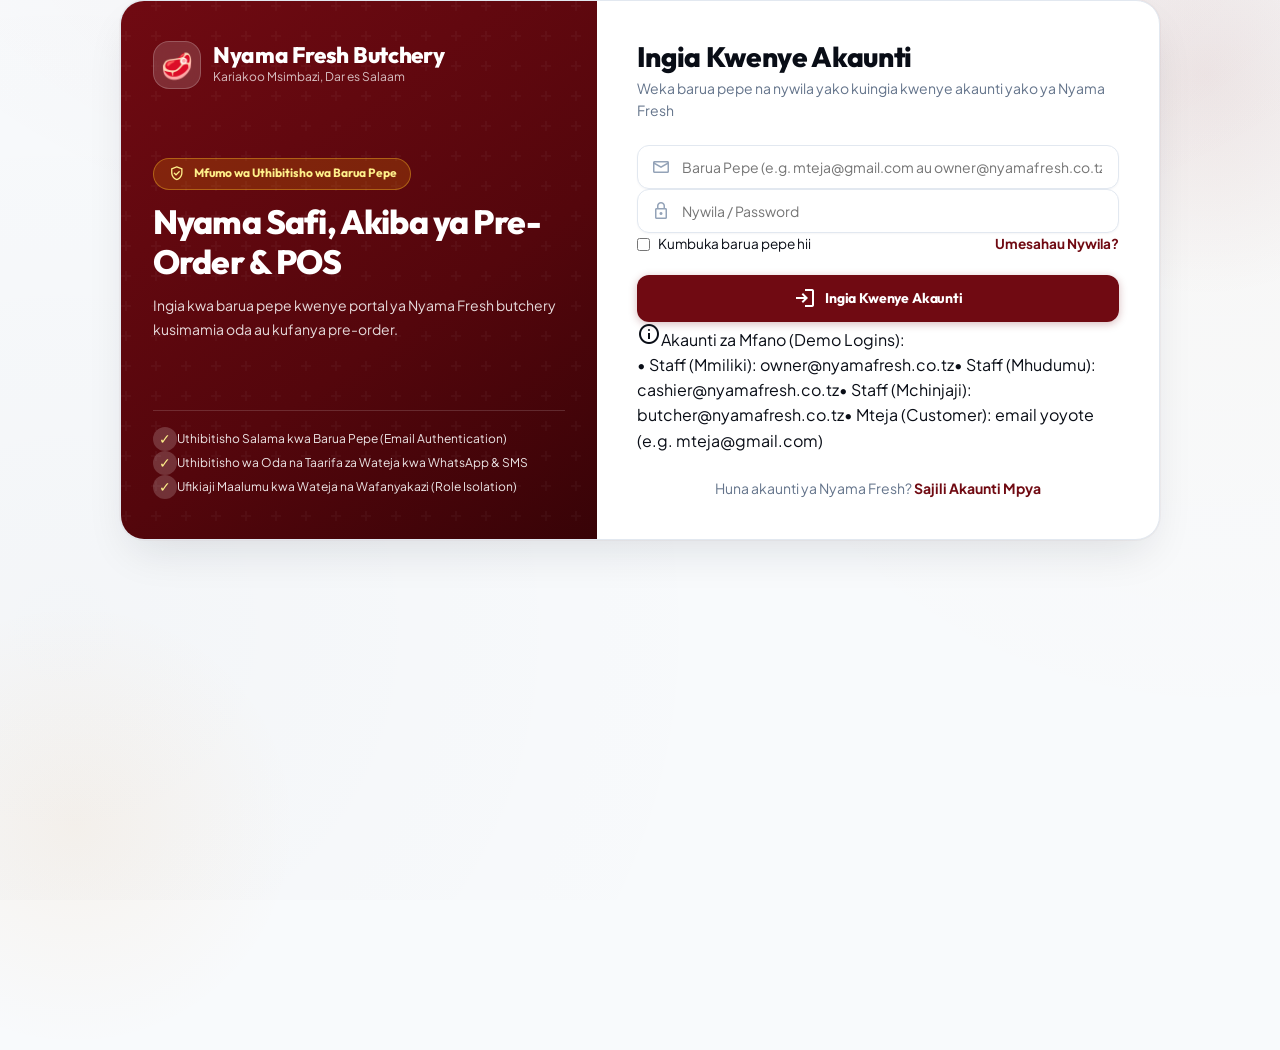
<file: index.html>
<!DOCTYPE html>
<html lang="sw">
<head>
  <meta charset="UTF-8" />
  <meta name="viewport" content="width=device-width, initial-scale=1.0, maximum-scale=5.0, viewport-fit=cover" />
  <title>Nyama Fresh Butchery — Local Inventory & Pre-Order Portal</title>
  <meta name="description" content="Local inventory management and pre-order reservation system for Nyama Fresh Butchery. Premium cuts, zero upfront payment, instant local pickup reservation." />

  <!-- Google Fonts: Outfit (Display & Numbers), Plus Jakarta Sans (UI & Controls), JetBrains Mono (Codes & Financials) -->
  <link rel="preconnect" href="https://fonts.googleapis.com" />
  <link rel="preconnect" href="https://fonts.gstatic.com" crossorigin />
  <link href="https://fonts.googleapis.com/css2?family=JetBrains+Mono:wght@500;700;800&family=Outfit:wght@400;500;600;700;800;900&family=Plus+Jakarta+Sans:ital,wght@0,400;0,500;0,600;0,700;0,800;1,400;1,600&display=swap" rel="stylesheet" />

  <!-- Google Material Symbols Outlined -->
  <link rel="stylesheet" href="https://fonts.googleapis.com/css2?family=Material+Symbols+Outlined:opsz,wght,FILL,GRAD@20..48,100..700,0..1,-50..200" />

  <!-- Stylesheets -->
  <link rel="stylesheet" href="./css/base.css" />
  <link rel="stylesheet" href="./css/layout.css" />
  <link rel="stylesheet" href="./css/components.css" />
</head>
<body>
  <!-- Single Page Application Root Mount -->
  <div id="app"></div>

  <!-- Main ES Module Bootstrap -->
  <script type="module" src="./js/main.js"></script>
</body>
</html>
</file>
<file: css/base.css>
/**
 * Base CSS: Design Tokens, Modern Reset, Luxury Typography & Ambient Atmosphere
 */

:root {
  /* Brand Color Tokens: Crimson Butchery with Gold & Charcoal Accents */
  --color-primary: #700a12;
  --color-primary-hover: #861019;
  --color-primary-active: #54060c;
  --color-primary-light: #fee2e2;
  --color-primary-surface: #fff8f8;
  --color-primary-contrast: #ffffff;
  --color-primary-glow: rgba(112, 10, 18, 0.22);

  --color-accent-amber: #d97706;
  --color-accent-amber-light: #fef3c7;
  --color-accent-gold: #b45309;

  --color-secondary: #9a3412;
  --color-secondary-container: #ffedd5;
  --color-secondary-contrast: #431407;

  --color-success: #059669;
  --color-success-hover: #047857;
  --color-success-light: #d1fae5;
  --color-success-bg: #ecfdf5;
  --color-success-border: #a7f3d0;

  --color-warning: #d97706;
  --color-warning-light: #fef3c7;
  --color-warning-border: #fde68a;

  --color-danger: #dc2626;
  --color-danger-light: #fee2e2;
  --color-danger-border: #fca5a5;

  /* Neutrals & Surfaces */
  --color-bg: #f8fafc;
  --color-surface: #ffffff;
  --color-surface-subtle: #f1f5f9;
  --color-surface-muted: #e2e8f0;

  --color-text-main: #090d16;       /* Deepest Slate for pristine contrast */
  --color-text-secondary: #334155;  /* Slate-700 for editorial body reading */
  --color-text-muted: #64748b;      /* Slate-500 for secondary details & captions */
  --color-text-subtle: #94a3b8;     /* Slate-400 for placeholder / inactive text */

  --color-border: #e2e8f0;
  --color-border-subtle: #f1f5f9;
  --color-border-hover: #cbd5e1;

  /* High-Character Modern Typography */
  --font-heading: 'Outfit', -apple-system, BlinkMacSystemFont, 'Segoe UI', Roboto, sans-serif;
  --font-body: 'Plus Jakarta Sans', -apple-system, BlinkMacSystemFont, 'Segoe UI', Roboto, sans-serif;
  --font-mono: 'JetBrains Mono', monospace;

  /* Typography Scale */
  --text-xs: 0.75rem;     /* 12px */
  --text-sm: 0.875rem;    /* 14px */
  --text-base: 1rem;      /* 16px */
  --text-lg: 1.125rem;    /* 18px */
  --text-xl: 1.25rem;     /* 20px */
  --text-2xl: 1.5rem;     /* 24px */
  --text-3xl: 1.875rem;   /* 30px */
  --text-4xl: 2.25rem;    /* 36px */
  --text-5xl: 3rem;       /* 48px */

  /* Letter Spacing */
  --tracking-tight: -0.025em;
  --tracking-snug: -0.012em;
  --tracking-normal: 0em;
  --tracking-wide: 0.05em;
  --tracking-wider: 0.08em;

  /* Line Heights */
  --leading-tight: 1.15;
  --leading-snug: 1.32;
  --leading-normal: 1.58;
  --leading-relaxed: 1.72;

  /* Spacing */
  --space-1: 0.25rem;
  --space-2: 0.5rem;
  --space-3: 0.75rem;
  --space-4: 1rem;
  --space-5: 1.25rem;
  --space-6: 1.5rem;
  --space-8: 2rem;
  --space-10: 2.5rem;
  --space-12: 3rem;
  --space-16: 4rem;

  /* Radii */
  --radius-xs: 0.25rem;
  --radius-sm: 0.375rem;
  --radius-md: 0.5rem;
  --radius-lg: 0.75rem;
  --radius-xl: 1rem;
  --radius-2xl: 1.25rem;
  --radius-3xl: 1.5rem;
  --radius-full: 9999px;

  /* Modern Layered Shadows */
  --shadow-xs: 0 1px 2px 0 rgb(15 23 42 / 0.04);
  --shadow-sm: 0 1px 3px 0 rgb(15 23 42 / 0.06), 0 1px 2px -1px rgb(15 23 42 / 0.04);
  --shadow-md: 0 4px 8px -2px rgb(15 23 42 / 0.06), 0 2px 4px -2px rgb(15 23 42 / 0.04);
  --shadow-lg: 0 12px 20px -4px rgb(15 23 42 / 0.08), 0 4px 6px -4px rgb(15 23 42 / 0.03);
  --shadow-xl: 0 20px 28px -6px rgb(15 23 42 / 0.1), 0 8px 12px -6px rgb(15 23 42 / 0.04);
  --shadow-2xl: 0 25px 50px -12px rgb(15 23 42 / 0.2);
  --shadow-drawer: -12px 0 36px rgb(15 23 42 / 0.18);

  /* Transitions */
  --transition-fast: 150ms cubic-bezier(0.4, 0, 0.2, 1);
  --transition-base: 220ms cubic-bezier(0.4, 0, 0.2, 1);
  --transition-slow: 350ms cubic-bezier(0.16, 1, 0.3, 1);
}

/* ==========================================================================
   Dark Mode Theme Overrides (PRD Stretch Feature 9)
   ========================================================================== */
[data-theme="dark"] {
  --color-bg: #0b0f19;
  --color-surface: #131b2e;
  --color-surface-subtle: #1a243b;
  --color-surface-muted: #24304f;

  --color-text-main: #f8fafc;
  --color-text-secondary: #cbd5e1;
  --color-text-muted: #94a3b8;
  --color-text-subtle: #64748b;

  --color-border: #1e293b;
  --color-border-subtle: #172033;
  --color-border-hover: #334155;

  --color-primary-surface: #22080a;
  --color-primary-light: #450a0f;
}

[data-theme="dark"] body {
  background-color: #0b0f19;
  background-image: 
    radial-gradient(ellipse 90% 60% at 50% -10%, rgba(220, 38, 38, 0.08), transparent 70%),
    radial-gradient(circle at 95% 20%, rgba(217, 119, 6, 0.04), transparent 40%),
    radial-gradient(circle at 5% 70%, rgba(15, 23, 42, 0.5), transparent 50%);
}

[data-theme="dark"] .bg-white {
  background-color: #131b2e !important;
}

[data-theme="dark"] .bg-slate-50 {
  background-color: #1a243b !important;
}

[data-theme="dark"] .bg-slate-100 {
  background-color: #24304f !important;
}

[data-theme="dark"] .border-slate-100,
[data-theme="dark"] .border-slate-200,
[data-theme="dark"] .border-neutral-200 {
  border-color: #1e293b !important;
}

[data-theme="dark"] .text-slate-900,
[data-theme="dark"] .text-slate-800 {
  color: #f8fafc !important;
}

[data-theme="dark"] .text-slate-700,
[data-theme="dark"] .text-neutral-600 {
  color: #cbd5e1 !important;
}

[data-theme="dark"] .input,
[data-theme="dark"] .input.textarea,
[data-theme="dark"] .input.select {
  background-color: #101726;
  border-color: #2a3853;
  color: #f8fafc;
}

[data-theme="dark"] .modal-dialog {
  background-color: #131b2e;
  border-color: #2a3853;
}

/* Modern CSS Reset */
*, *::before, *::after {
  box-sizing: border-box;
  margin: 0;
  padding: 0;
}

html {
  font-family: var(--font-body);
  font-size: 16px;
  line-height: var(--leading-normal);
  color: var(--color-text-main);
  background-color: var(--color-bg);
  -webkit-font-smoothing: antialiased;
  -moz-osx-font-smoothing: grayscale;
  text-rendering: optimizeLegibility;
  scroll-behavior: smooth;
}

body {
  min-height: 100vh;
  display: flex;
  flex-direction: column;
  background-color: var(--color-bg);
  background-image: 
    radial-gradient(ellipse 90% 60% at 50% -10%, rgba(112, 10, 18, 0.045), transparent 70%),
    radial-gradient(circle at 95% 20%, rgba(217, 119, 6, 0.025), transparent 40%),
    radial-gradient(circle at 5% 70%, rgba(15, 23, 42, 0.02), transparent 50%);
  background-attachment: fixed;
}

#app {
  min-height: 100vh;
  display: flex;
  flex-direction: column;
}

/* Typography Defaults */
h1, h2, h3, h4, h5, h6 {
  font-family: var(--font-heading);
  color: var(--color-text-main);
  line-height: var(--leading-tight);
  letter-spacing: var(--tracking-tight);
  font-weight: 800;
}

h1 { font-size: clamp(2rem, 3.5vw, 2.75rem); font-weight: 850; }
h2 { font-size: clamp(1.45rem, 2.5vw, 1.95rem); font-weight: 800; }
h3 { font-size: 1.25rem; font-weight: 750; }
h4 { font-size: 1.05rem; font-weight: 700; }

p {
  color: var(--color-text-secondary);
  line-height: var(--leading-normal);
}

a {
  color: var(--color-primary);
  text-decoration: none;
  transition: color var(--transition-fast);
}

a:hover {
  color: var(--color-primary-hover);
}

/* Enhanced Buttons with tactile feedback and micro-glow */
.btn {
  display: inline-flex;
  align-items: center;
  justify-content: center;
  gap: var(--space-2);
  padding: 0.68rem 1.35rem;
  font-family: var(--font-heading);
  font-size: var(--text-sm);
  font-weight: 700;
  letter-spacing: var(--tracking-snug);
  border-radius: var(--radius-xl);
  border: 1px solid transparent;
  cursor: pointer;
  transition: all var(--transition-base);
  text-decoration: none;
  white-space: nowrap;
  user-select: none;
  box-shadow: var(--shadow-xs);
}

.btn:hover {
  transform: translateY(-1.5px);
}

.btn:active {
  transform: translateY(0.5px);
}

.btn--primary {
  background: linear-gradient(145deg, var(--color-primary) 0%, var(--color-primary-hover) 100%);
  color: var(--color-primary-contrast);
  border-color: rgba(255, 255, 255, 0.15);
  box-shadow: 0 2px 6px var(--color-primary-glow), var(--shadow-xs);
}

.btn--primary:hover {
  background: linear-gradient(145deg, var(--color-primary-hover) 0%, var(--color-primary-active) 100%);
  color: #ffffff;
  box-shadow: 0 4px 14px var(--color-primary-glow), var(--shadow-sm);
}

.btn--secondary {
  background-color: #ffffff;
  color: var(--color-text-main);
  border-color: var(--color-border);
  box-shadow: var(--shadow-xs);
}

.btn--secondary:hover {
  background-color: var(--color-surface-subtle);
  border-color: var(--color-border-hover);
  color: var(--color-primary);
}

.btn--ghost {
  background-color: transparent;
  color: var(--color-text-secondary);
  box-shadow: none;
}

.btn--ghost:hover {
  background-color: var(--color-surface-subtle);
  color: var(--color-text-main);
}

.btn--danger {
  background-color: var(--color-danger);
  color: #ffffff;
  border-color: var(--color-danger);
}

.btn--danger:hover {
  background-color: #b91c1c;
  box-shadow: 0 4px 12px rgba(220, 38, 38, 0.25);
}

.btn--sm {
  padding: 0.42rem 0.85rem;
  font-size: var(--text-xs);
  border-radius: var(--radius-lg);
}

.btn--lg {
  padding: 0.85rem 1.85rem;
  font-size: var(--text-base);
  border-radius: var(--radius-2xl);
}

.btn--full {
  width: 100%;
}

.btn-icon {
  display: inline-flex;
  align-items: center;
  justify-content: center;
  width: 38px;
  height: 38px;
  border-radius: var(--radius-full);
  background-color: transparent;
  color: var(--color-text-secondary);
  border: 1px solid var(--color-border);
  cursor: pointer;
  transition: all var(--transition-fast);
}

.btn-icon:hover {
  background-color: var(--color-surface-subtle);
  color: var(--color-text-main);
  border-color: var(--color-border-hover);
}

/* Inputs & Form Controls */
.input {
  width: 100%;
  padding: 0.65rem 0.95rem;
  font-family: var(--font-body);
  font-size: var(--text-sm);
  color: var(--color-text-main);
  background-color: #ffffff;
  border: 1px solid var(--color-border);
  border-radius: var(--radius-xl);
  transition: all var(--transition-fast);
  outline: none;
  box-shadow: var(--shadow-xs);
}

.input:focus {
  border-color: var(--color-primary);
  box-shadow: 0 0 0 3px var(--color-primary-light);
}

.input.select {
  cursor: pointer;
  background-image: url("data:image/svg+xml;charset=UTF-8,%3csvg xmlns='http://www.w3.org/2000/svg' viewBox='0 0 24 24' fill='none' stroke='%23475569' stroke-width='2' stroke-linecap='round' stroke-linejoin='round'%3e%3cpolyline points='6 9 12 15 18 9'%3e%3c/polyline%3e%3c/svg%3e");
  background-repeat: no-repeat;
  background-position: right 0.85rem center;
  background-size: 1em;
  padding-right: 2.5rem;
  appearance: none;
}

.form-group {
  display: flex;
  flex-direction: column;
  gap: 0.35rem;
}

.label {
  font-family: var(--font-heading);
  font-size: var(--text-xs);
  font-weight: 750;
  letter-spacing: var(--tracking-snug);
  color: var(--color-text-main);
}

/* Badges */
.badge {
  display: inline-flex;
  align-items: center;
  gap: var(--space-1);
  padding: 0.24rem 0.65rem;
  font-family: var(--font-heading);
  font-size: var(--text-xs);
  font-weight: 750;
  letter-spacing: var(--tracking-snug);
  border-radius: var(--radius-full);
  line-height: 1.2;
}

.badge--in-stock {
  background-color: var(--color-success-bg);
  color: var(--color-success);
  border: 1px solid var(--color-success-border);
}

.badge--low-stock {
  background-color: var(--color-warning-light);
  color: var(--color-warning);
  border: 1px solid var(--color-warning-border);
}

.badge--out-of-stock {
  background-color: var(--color-danger-light);
  color: var(--color-danger);
  border: 1px solid var(--color-danger-border);
}

.badge--neutral {
  background-color: var(--color-surface-subtle);
  color: var(--color-text-secondary);
  border: 1px solid var(--color-border);
}

.badge--primary {
  background-color: var(--color-primary-light);
  color: var(--color-primary);
  border: 1px solid rgba(112, 10, 18, 0.15);
}

/* Animations */
@keyframes fadeIn {
  from { opacity: 0; }
  to { opacity: 1; }
}

@keyframes slideUp {
  from { transform: translateY(12px); opacity: 0; }
  to { transform: translateY(0); opacity: 1; }
}

@keyframes scaleIn {
  from { transform: scale(0.96); opacity: 0; }
  to { transform: scale(1); opacity: 1; }
}

.animate-fade-in { animation: fadeIn var(--transition-base) forwards; }
.animate-slide-up { animation: slideUp var(--transition-base) forwards; }
.animate-scale-in { animation: scaleIn var(--transition-base) forwards; }

.pulse-dot {
  width: 8px;
  height: 8px;
  border-radius: 50%;
  background-color: var(--color-success);
  display: inline-block;
  box-shadow: 0 0 0 0 rgba(5, 150, 105, 0.6);
  animation: pulseGreen 2s infinite;
}

@keyframes pulseGreen {
  0% { transform: scale(0.95); box-shadow: 0 0 0 0 rgba(5, 150, 105, 0.7); }
  70% { transform: scale(1); box-shadow: 0 0 0 6px rgba(5, 150, 105, 0); }
  100% { transform: scale(0.95); box-shadow: 0 0 0 0 rgba(5, 150, 105, 0); }
}
</file>
<file: css/layout.css>
/**
 * Layout CSS: Structural grids, sticky glassmorphic navigation, hero headers, drawers & modals
 */

.container {
  width: 100%;
  max-width: 1240px;
  margin-left: auto;
  margin-right: auto;
  padding-left: var(--space-4);
  padding-right: var(--space-4);
}

@media (min-width: 768px) {
  .container {
    padding-left: var(--space-6);
    padding-right: var(--space-6);
  }
}

/* ==========================================================================
   Storefront Navigation Header
   ========================================================================== */
.store-header {
  position: sticky;
  top: 0;
  z-index: 40;
  background-color: rgba(255, 255, 255, 0.92);
  backdrop-filter: blur(16px);
  -webkit-backdrop-filter: blur(16px);
  border-bottom: 1px solid rgba(226, 232, 240, 0.85);
  box-shadow: 0 4px 20px -2px rgba(15, 23, 42, 0.04);
  transition: all var(--transition-base);
}

.store-header__inner {
  height: 76px;
  display: flex;
  align-items: center;
  justify-content: space-between;
  gap: var(--space-4);
}

.brand-logo {
  display: flex;
  align-items: center;
  gap: var(--space-3);
  text-decoration: none;
  flex-shrink: 0;
}

.brand-logo__icon {
  font-size: 2rem;
  line-height: 1;
  filter: drop-shadow(0 2px 4px rgba(112, 10, 18, 0.2));
  transform: rotate(-4deg);
  transition: transform var(--transition-fast);
}

.brand-logo:hover .brand-logo__icon {
  transform: rotate(0deg) scale(1.08);
}

.brand-logo__title {
  font-family: var(--font-heading);
  font-weight: 800;
  font-size: 1.35rem;
  color: var(--color-primary);
  letter-spacing: var(--tracking-tight);
  line-height: 1.1;
  display: block;
}

.brand-logo__tag {
  font-size: 0.72rem;
  text-transform: uppercase;
  color: var(--color-text-muted);
  font-weight: 700;
  letter-spacing: var(--tracking-wide);
  display: block;
  margin-top: 1px;
}

/* Header Search Bar */
.header-search-wrap {
  position: relative;
  flex: 1;
  max-width: 480px;
}

.search-icon {
  position: absolute;
  left: var(--space-3);
  top: 50%;
  transform: translateY(-50%);
  color: var(--color-text-muted);
  pointer-events: none;
  font-size: 20px;
}

.header-search-input {
  width: 100%;
  padding: 0.65rem 1rem 0.65rem 2.6rem;
  border-radius: var(--radius-full);
  border: 1px solid var(--color-border);
  background-color: var(--color-surface-subtle);
  outline: none;
  font-size: var(--text-sm);
  color: var(--color-text-main);
  transition: all var(--transition-fast);
}

.header-search-input:focus {
  background-color: #ffffff;
  border-color: var(--color-primary);
  box-shadow: 0 0 0 3px rgba(112, 10, 18, 0.12);
}

.header-search-kbd {
  position: absolute;
  right: var(--space-3);
  top: 50%;
  transform: translateY(-50%);
  padding: 0.15rem 0.45rem;
  background-color: #ffffff;
  border: 1px solid var(--color-border);
  border-radius: var(--radius-xs);
  font-family: var(--font-heading);
  font-size: 0.72rem;
  color: var(--color-text-muted);
  pointer-events: none;
  font-weight: 700;
  box-shadow: 0 1px 2px rgba(0, 0, 0, 0.04);
}

.header-search-clear {
  position: absolute;
  right: var(--space-3);
  top: 50%;
  transform: translateY(-50%);
  width: 22px;
  height: 22px;
  border-radius: 50%;
  background-color: #ffffff;
  border: 1px solid var(--color-border);
  display: inline-flex;
  align-items: center;
  justify-content: center;
  font-size: 0.75rem;
  color: var(--color-text-muted);
  cursor: pointer;
  transition: all var(--transition-fast);
  box-shadow: var(--shadow-xs);
}

.header-search-clear:hover {
  background-color: var(--color-primary-light);
  color: var(--color-primary);
  border-color: var(--color-primary);
  transform: translateY(-50%) scale(1.1);
}

.search-status-banner {
  display: flex;
  align-items: center;
  justify-content: space-between;
  padding: var(--space-2) var(--space-4) var(--space-4);
}

.header-actions {
  display: flex;
  align-items: center;
  gap: var(--space-3);
  flex-shrink: 0;
}

.header-admin-link {
  font-weight: 600;
  font-size: var(--text-sm);
  color: var(--color-text-secondary);
}

.header-admin-link:hover {
  color: var(--color-primary);
}

.header-cart-btn {
  position: relative;
  font-size: var(--text-sm);
  padding: 0.6rem 1.1rem;
}

/* ==========================================================================
   Hero Banner Section
   ========================================================================== */
.hero-section {
  position: relative;
  background: radial-gradient(120% 120% at 50% 0%, #fff1f2 0%, #fef2f2 40%, var(--color-bg) 100%);
  padding: var(--space-10) 0 var(--space-8);
  border-bottom: 1px solid rgba(226, 232, 240, 0.8);
  overflow: hidden;
}

.hero-section::before {
  content: '';
  position: absolute;
  top: -80px;
  right: -80px;
  width: 320px;
  height: 320px;
  background: radial-gradient(circle, rgba(112, 10, 18, 0.06) 0%, transparent 70%);
  border-radius: 50%;
  pointer-events: none;
}

.hero-content {
  position: relative;
  z-index: 1;
  display: flex;
  flex-direction: column;
  gap: var(--space-4);
}

.hero-badge {
  display: inline-flex;
  align-items: center;
  gap: var(--space-2);
  padding: 0.35rem 0.85rem;
  background-color: var(--color-primary-light);
  color: var(--color-primary);
  font-size: var(--text-xs);
  font-weight: 800;
  text-transform: uppercase;
  letter-spacing: var(--tracking-wider);
  border-radius: var(--radius-full);
  width: fit-content;
  box-shadow: var(--shadow-xs);
}

.pulse-dot {
  width: 8px;
  height: 8px;
  background-color: var(--color-primary);
  border-radius: 50%;
  animation: pulseGlow 1.8s infinite;
}

.hero-title {
  font-size: clamp(2rem, 4.5vw, 3.1rem);
  letter-spacing: var(--tracking-tight);
  font-weight: 800;
  color: var(--color-text-main);
  line-height: var(--leading-tight);
  max-width: 820px;
}

.text-primary-accent {
  color: var(--color-primary);
  position: relative;
  display: inline-block;
}

.text-primary-accent::after {
  content: '';
  position: absolute;
  left: 0;
  bottom: 2px;
  width: 100%;
  height: 6px;
  background-color: rgba(254, 202, 202, 0.55);
  z-index: -1;
  border-radius: 4px;
}

.hero-subtitle {
  font-size: clamp(1rem, 2vw, 1.125rem);
  color: var(--color-text-secondary);
  line-height: var(--leading-normal);
  max-width: 660px;
}

.hero-pills {
  display: flex;
  flex-wrap: wrap;
  gap: var(--space-3);
  margin-top: var(--space-2);
}

.feature-pill {
  display: inline-flex;
  align-items: center;
  gap: var(--space-2);
  background-color: #ffffff;
  padding: 0.45rem 0.9rem;
  border-radius: var(--radius-md);
  font-size: var(--text-xs);
  font-weight: 700;
  color: var(--color-text-main);
  box-shadow: var(--shadow-sm);
  border: 1px solid rgba(226, 232, 240, 0.9);
  transition: transform var(--transition-fast);
}

.feature-pill:hover {
  transform: translateY(-1px);
}

.text-success { color: var(--color-success); }
.text-info { color: #0284c7; }

/* ==========================================================================
   Category Selector Bar
   ========================================================================== */
.category-bar {
  padding-top: var(--space-8);
  padding-bottom: var(--space-4);
}

.category-pills-list {
  display: flex;
  flex-wrap: wrap;
  gap: var(--space-2);
}

.cat-pill {
  padding: 0.55rem 1.25rem;
  border-radius: var(--radius-full);
  background-color: #ffffff;
  border: 1px solid var(--color-border);
  font-size: var(--text-sm);
  font-weight: 600;
  color: var(--color-text-secondary);
  cursor: pointer;
  transition: all var(--transition-fast);
  box-shadow: var(--shadow-xs);
}

.cat-pill:hover {
  border-color: var(--color-primary);
  color: var(--color-primary);
  transform: translateY(-1px);
}

.cat-pill--active {
  background-color: var(--color-primary);
  color: #ffffff;
  border-color: var(--color-primary);
  box-shadow: 0 4px 12px rgba(112, 10, 18, 0.22);
}

.cat-pill--active:hover {
  background-color: var(--color-primary-hover);
  color: #ffffff;
}

/* ==========================================================================
   Product Catalog Grid
   ========================================================================== */
.products-grid {
  display: grid;
  grid-template-columns: repeat(auto-fill, minmax(290px, 1fr));
  gap: var(--space-6);
  padding-bottom: var(--space-16);
}

.empty-catalog {
  display: flex;
  flex-direction: column;
  align-items: center;
  justify-content: center;
  text-align: center;
  padding: var(--space-16) var(--space-4);
  background-color: #ffffff;
  border-radius: var(--radius-2xl);
  border: 1px dashed var(--color-border);
  margin-bottom: var(--space-12);
}

/* ==========================================================================
   Admin Navigation & Dashboard Layout
   ========================================================================== */
.admin-header {
  position: sticky;
  top: 0;
  z-index: 40;
  background-color: #ffffff;
  border-bottom: 1px solid var(--color-border);
  box-shadow: 0 2px 10px rgba(15, 23, 42, 0.03);
}

.admin-header__inner {
  height: 72px;
  display: flex;
  align-items: center;
  justify-content: space-between;
  gap: var(--space-4);
}

.admin-badge {
  font-size: 0.7rem;
  padding: 0.15rem 0.55rem;
  border-radius: var(--radius-full);
  background-color: var(--color-primary-light);
  color: var(--color-primary);
  font-weight: 800;
  letter-spacing: var(--tracking-wide);
  display: inline-block;
  margin-top: 2px;
}

.admin-nav-tabs {
  display: flex;
  align-items: center;
  gap: var(--space-1);
}

.admin-nav-tab {
  display: inline-flex;
  align-items: center;
  gap: var(--space-2);
  padding: 0.55rem 1rem;
  border-radius: var(--radius-lg);
  font-size: var(--text-sm);
  font-weight: 600;
  color: var(--color-text-muted);
  transition: all var(--transition-fast);
}

.admin-nav-tab:hover {
  background-color: var(--color-surface-subtle);
  color: var(--color-text-main);
}

.admin-nav-tab--active {
  background-color: var(--color-primary-surface);
  color: var(--color-primary);
  font-weight: 700;
  box-shadow: inset 0 0 0 1px rgba(112, 10, 18, 0.15);
}

.tab-counter {
  font-size: var(--text-xs);
  padding: 0.1rem 0.45rem;
  border-radius: var(--radius-full);
  background-color: var(--color-primary);
  color: #ffffff;
  font-weight: 800;
}

.admin-main {
  flex: 1;
  padding-top: var(--space-8);
  padding-bottom: var(--space-16);
}

/* KPI Cards Grid */
.kpi-grid {
  display: grid;
  grid-template-columns: repeat(auto-fit, minmax(230px, 1fr));
  gap: var(--space-4);
  margin-bottom: var(--space-8);
}

.kpi-card {
  background-color: #ffffff;
  border-radius: var(--radius-xl);
  padding: var(--space-5);
  border: 1px solid var(--color-border);
  box-shadow: var(--shadow-sm);
  display: flex;
  flex-direction: column;
  gap: var(--space-1);
  transition: transform var(--transition-fast), box-shadow var(--transition-fast);
}

.kpi-card:hover {
  transform: translateY(-2px);
  box-shadow: var(--shadow-md);
}

.kpi-card__label {
  font-size: var(--text-xs);
  text-transform: uppercase;
  font-weight: 700;
  color: var(--color-text-muted);
  letter-spacing: var(--tracking-wide);
}

.kpi-card__value {
  font-family: var(--font-heading);
  font-size: var(--text-3xl);
  font-weight: 800;
  color: var(--color-text-main);
  letter-spacing: var(--tracking-tight);
}

.kpi-card__hint {
  font-size: var(--text-xs);
  font-weight: 600;
  margin-top: var(--space-1);
  color: var(--color-text-muted);
}

.kpi-card--warning {
  border-left: 4px solid var(--color-warning);
}

.kpi-card--info {
  border-left: 4px solid var(--color-primary);
}

.kpi-card__header {
  display: flex;
  align-items: center;
  justify-content: space-between;
  margin-bottom: var(--space-2);
}

.kpi-card__icon-box {
  width: 36px;
  height: 36px;
  border-radius: var(--radius-lg);
  display: inline-flex;
  align-items: center;
  justify-content: center;
}

.kpi-icon--slate {
  background-color: #f1f5f9;
  color: #475569;
}

.kpi-icon--emerald {
  background-color: var(--color-success-bg);
  color: var(--color-success);
}

.kpi-icon--amber {
  background-color: var(--color-warning-light);
  color: var(--color-warning);
}

.kpi-icon--primary {
  background-color: var(--color-primary-light);
  color: var(--color-primary);
}

.admin-action-bar {
  display: flex;
  align-items: center;
  justify-content: space-between;
  flex-wrap: wrap;
  gap: var(--space-4);
  margin-bottom: var(--space-6);
  padding-bottom: var(--space-4);
  border-bottom: 1px solid var(--color-border);
}

/* Orders Cards Grid */
.order-cards-grid {
  display: grid;
  grid-template-columns: repeat(auto-fill, minmax(360px, 1fr));
  gap: var(--space-6);
}

/* ==========================================================================
   Drawer Component Styles (Pre-Order Cart)
   ========================================================================== */
.drawer-container {
  position: fixed;
  inset: 0;
  z-index: 50;
  display: flex;
  justify-content: flex-end;
}

.drawer-backdrop {
  position: absolute;
  inset: 0;
  background-color: rgba(15, 23, 42, 0.45);
  backdrop-filter: blur(6px);
  -webkit-backdrop-filter: blur(6px);
}

.drawer-panel {
  position: relative;
  width: 100%;
  max-width: 480px;
  height: 100%;
  background-color: #ffffff;
  box-shadow: var(--shadow-drawer);
  display: flex;
  flex-direction: column;
  z-index: 10;
}

.drawer__header {
  padding: var(--space-4) var(--space-6);
  border-bottom: 1px solid var(--color-border);
  display: flex;
  align-items: center;
  justify-content: space-between;
  background-color: #ffffff;
}

.drawer__title {
  font-size: var(--text-xl);
  font-weight: 800;
}

.drawer__body {
  flex: 1;
  overflow-y: auto;
  padding: var(--space-6);
  display: flex;
  flex-direction: column;
  gap: var(--space-6);
}

.drawer__empty {
  flex: 1;
  display: flex;
  flex-direction: column;
  align-items: center;
  justify-content: center;
  text-align: center;
  padding: var(--space-8);
}

.drawer__empty-icon {
  font-size: 3.5rem;
  color: var(--color-text-subtle);
  margin-bottom: var(--space-2);
}

/* ==========================================================================
   Modal Dialog Styles
   ========================================================================== */
.modal-backdrop {
  position: fixed;
  inset: 0;
  z-index: 60;
  background-color: rgba(15, 23, 42, 0.55);
  backdrop-filter: blur(8px);
  -webkit-backdrop-filter: blur(8px);
  display: flex;
  align-items: center;
  justify-content: center;
  padding: var(--space-4);
}

.modal-dialog {
  width: 100%;
  max-width: 620px;
  background-color: #ffffff;
  border-radius: var(--radius-2xl);
  box-shadow: var(--shadow-2xl);
  overflow: hidden;
  max-height: 90vh;
  display: flex;
  flex-direction: column;
  border: 1px solid rgba(226, 232, 240, 0.8);
}

.modal-header {
  padding: var(--space-6);
  border-bottom: 1px solid var(--color-border);
  display: flex;
  align-items: flex-start;
  justify-content: space-between;
  background-color: var(--color-surface-subtle);
}

.modal-body {
  padding: var(--space-6);
  overflow-y: auto;
}

/* ==========================================================================
   Footer
   ========================================================================== */
.store-footer {
  margin-top: auto;
  border-top: 1px solid var(--color-border);
  background-color: #ffffff;
  padding: var(--space-8) 0;
}

.store-footer__inner {
  display: flex;
  flex-wrap: wrap;
  align-items: center;
  justify-content: space-between;
  gap: var(--space-4);
}

/* ==========================================================================
   Mobile & Multi-Device Responsive Adjustments
   ========================================================================== */

/* Tablet & Smaller (<= 992px) */
@media (max-width: 992px) {
  .hero-title {
    font-size: clamp(1.85rem, 4vw, 2.5rem);
  }
  .products-grid {
    grid-template-columns: repeat(auto-fill, minmax(260px, 1fr));
    gap: var(--space-4);
  }
}

/* Mobile & Tablet Portrait (<= 768px) */
@media (max-width: 768px) {
  /* Storefront Header */
  .store-header__inner {
    height: auto;
    min-height: 60px;
    padding-top: var(--space-2);
    padding-bottom: var(--space-3);
    flex-wrap: wrap;
    gap: var(--space-2);
  }

  .brand-logo {
    flex: 1;
    min-width: 0;
  }

  .brand-logo__title {
    font-size: 1.15rem;
  }

  .brand-logo__tag {
    display: none; /* Hide secondary tagline on mobile to keep header clean */
  }

  .header-actions {
    gap: var(--space-2);
  }

  .header-admin-link span.hidden {
    display: none;
  }

  .header-cart-btn {
    padding: 0.5rem 0.85rem;
    font-size: var(--text-xs);
  }

  /* Full-width responsive search bar on row 2 */
  .header-search-wrap {
    order: 3;
    width: 100%;
    max-width: 100%;
    margin-top: 2px;
  }

  .header-search-input {
    padding: 0.65rem 2.2rem 0.65rem 2.4rem;
    font-size: 16px; /* 16px prevents iOS Safari auto-zoom on tap */
  }

  /* Category Bar: Smooth horizontal touch scroll */
  .category-bar {
    padding-top: var(--space-4);
    padding-bottom: var(--space-3);
  }

  .category-pills-list {
    flex-wrap: nowrap;
    overflow-x: auto;
    -webkit-overflow-scrolling: touch;
    scrollbar-width: none;
    padding-bottom: var(--space-1);
    gap: var(--space-2);
  }

  .category-pills-list::-webkit-scrollbar {
    display: none;
  }

  .cat-pill {
    flex-shrink: 0;
    padding: 0.45rem 1rem;
    font-size: var(--text-xs);
  }

  /* Hero Banner */
  .hero-section {
    padding: var(--space-6) 0 var(--space-5);
  }

  .hero-title {
    font-size: clamp(1.65rem, 6.5vw, 2.15rem);
    line-height: 1.22;
  }

  .hero-subtitle {
    font-size: 0.95rem;
  }

  .hero-pills {
    flex-direction: column;
    align-items: stretch;
    gap: var(--space-2);
  }

  .feature-pill {
    width: 100%;
    justify-content: flex-start;
  }

  /* Admin Header */
  .admin-header__inner {
    height: auto;
    padding-top: var(--space-3);
    padding-bottom: var(--space-3);
    flex-wrap: wrap;
    gap: var(--space-2);
  }

  .admin-header .brand-logo {
    flex: 1;
  }

  .admin-header .admin-badge {
    font-size: 0.65rem;
  }

  .admin-nav-tabs {
    order: 3;
    width: 100%;
    overflow-x: auto;
    -webkit-overflow-scrolling: touch;
    padding-top: var(--space-2);
    border-top: 1px solid var(--color-border-subtle);
    display: flex;
    gap: var(--space-1);
    scrollbar-width: none;
  }

  .admin-nav-tabs::-webkit-scrollbar {
    display: none;
  }

  .admin-nav-tab {
    flex-shrink: 0;
    padding: 0.45rem 0.75rem;
    font-size: var(--text-xs);
  }

  /* Products Grid */
  .products-grid {
    grid-template-columns: repeat(auto-fill, minmax(min(100%, 280px), 1fr));
    gap: var(--space-4);
    padding-bottom: var(--space-10);
  }

  /* KPI Grid on Mobile */
  .kpi-grid {
    grid-template-columns: 1fr 1fr;
    gap: var(--space-3);
    margin-bottom: var(--space-5);
  }

  .kpi-card {
    padding: var(--space-3) var(--space-4);
  }

  .kpi-card__value {
    font-size: var(--text-xl);
  }

  .kpi-card__hint {
    font-size: 0.7rem;
  }

  /* Drawer on Mobile: Full-width app experience */
  .drawer-panel {
    max-width: 100%;
    width: 100%;
  }

  .drawer__header {
    padding: var(--space-4);
  }

  .drawer__body {
    padding: var(--space-4);
    gap: var(--space-4);
  }

  /* Modals on Mobile */
  .modal-backdrop {
    padding: var(--space-2);
  }

  .modal-dialog {
    max-width: 100%;
    width: 100%;
    margin: 0;
    border-radius: var(--radius-xl);
    max-height: 94vh;
  }

  .modal-header {
    padding: var(--space-4);
  }

  .modal-body {
    padding: var(--space-4);
  }

  /* Footer on Mobile */
  .store-footer {
    padding: var(--space-6) 0;
  }

  .store-footer__inner {
    flex-direction: column;
    align-items: flex-start;
    gap: var(--space-4);
  }
}

/* Small Smart Phones (<= 480px) */
@media (max-width: 480px) {
  .container {
    padding-left: var(--space-3);
    padding-right: var(--space-3);
  }

  .brand-logo__icon {
    font-size: 1.6rem;
  }

  .brand-logo__title {
    font-size: 1.05rem;
  }

  .kpi-grid {
    grid-template-columns: 1fr;
  }

  .products-grid {
    grid-template-columns: 1fr;
  }

  .admin-action-bar {
    flex-direction: column;
    align-items: stretch;
    gap: var(--space-3);
  }

  .admin-action-bar .btn {
    width: 100%;
  }
}

/* ==========================================================================
   13. Luxury Asymmetric Hero Grid & Live Counter Card
   ========================================================================== */
.hero-content-grid {
  display: grid;
  grid-template-columns: 1fr;
  gap: var(--space-8);
  align-items: center;
}

@media (min-width: 960px) {
  .hero-content-grid {
    grid-template-columns: 1.35fr 0.85fr;
    gap: var(--space-10);
  }
}

.hero-counter-card {
  background: #ffffff;
  border: 1px solid rgba(112, 10, 18, 0.14);
  border-radius: var(--radius-3xl);
  padding: var(--space-6);
  box-shadow: 0 16px 36px -6px rgba(112, 10, 18, 0.08), 0 4px 12px rgba(15, 23, 42, 0.04);
  display: flex;
  flex-direction: column;
  gap: var(--space-4);
  position: relative;
  overflow: hidden;
}

.hero-counter-card::before {
  content: '';
  position: absolute;
  top: 0;
  left: 0;
  right: 0;
  height: 5px;
  background: linear-gradient(90deg, var(--color-primary) 0%, var(--color-accent-amber) 100%);
}

/* ==========================================================================
   14. Enterprise 2-Column Master-Detail Settings Layout
   ========================================================================== */
.settings-layout-grid {
  display: grid;
  grid-template-columns: 1fr;
  gap: var(--space-6);
  align-items: start;
}

@media (min-width: 960px) {
  .settings-layout-grid {
    grid-template-columns: 290px 1fr;
    gap: var(--space-8);
  }
}

.settings-sidebar {
  display: flex;
  flex-direction: column;
  gap: var(--space-4);
  position: sticky;
  top: 90px;
}

.settings-sidebar-nav {
  background-color: #ffffff;
  border-radius: var(--radius-2xl);
  border: 1px solid var(--color-border);
  padding: var(--space-2);
  display: flex;
  flex-direction: column;
  gap: var(--space-1);
  box-shadow: var(--shadow-sm);
}

.settings-nav-btn {
  display: flex;
  align-items: center;
  gap: var(--space-3);
  padding: 0.75rem 1rem;
  border-radius: var(--radius-xl);
  border: 1px solid transparent;
  background-color: transparent;
  color: var(--color-text-secondary);
  font-family: var(--font-heading);
  font-size: var(--text-sm);
  font-weight: 700;
  cursor: pointer;
  text-align: left;
  transition: all var(--transition-fast);
  width: 100%;
}

.settings-nav-btn:hover {
  background-color: var(--color-surface-subtle);
  color: var(--color-text-main);
  transform: translateX(2px);
}

.settings-nav-btn--active {
  background: linear-gradient(135deg, var(--color-primary-light) 0%, #fff1f2 100%);
  color: var(--color-primary);
  border-color: rgba(112, 10, 18, 0.15);
  box-shadow: var(--shadow-xs);
}

.settings-workspace {
  background-color: #ffffff;
  border-radius: var(--radius-2xl);
  border: 1px solid var(--color-border);
  padding: var(--space-6);
  box-shadow: var(--shadow-sm);
  display: flex;
  flex-direction: column;
  gap: var(--space-6);
}

@media (min-width: 768px) {
  .settings-workspace {
    padding: var(--space-8);
  }
}
</file>
<file: css/components.css>
/**
 * Components CSS: Buttons, Badges, Product Cards, Cart Drawer, Tables, Forms, Toasts & Digital Receipts
 */

/* ==========================================================================
   1. Buttons
   ========================================================================== */
.btn {
  display: inline-flex;
  align-items: center;
  justify-content: center;
  gap: var(--space-2);
  padding: 0.65rem 1.35rem;
  border-radius: var(--radius-lg);
  font-family: var(--font-heading);
  font-weight: 700;
  font-size: var(--text-sm);
  letter-spacing: var(--tracking-snug);
  transition: all var(--transition-fast);
  text-decoration: none;
  border: 1px solid transparent;
  white-space: nowrap;
  user-select: none;
}

.btn--primary {
  background: linear-gradient(180deg, var(--color-primary-hover) 0%, var(--color-primary) 100%);
  color: #ffffff;
  box-shadow: 0 2px 8px rgba(112, 10, 18, 0.28);
}

.btn--primary:hover:not(:disabled) {
  background: linear-gradient(180deg, var(--color-primary-hover) 0%, var(--color-primary-active) 100%);
  box-shadow: 0 6px 16px rgba(112, 10, 18, 0.35);
  transform: translateY(-1px);
}

.btn--primary:active:not(:disabled) {
  transform: translateY(0);
  box-shadow: 0 2px 4px rgba(112, 10, 18, 0.2);
}

.btn--secondary {
  background-color: #ffffff;
  color: var(--color-text-main);
  border-color: var(--color-border);
  box-shadow: var(--shadow-xs);
}

.btn--secondary:hover:not(:disabled) {
  background-color: var(--color-surface-subtle);
  border-color: var(--color-border-hover);
  color: var(--color-text-main);
  transform: translateY(-1px);
}

.btn--ghost {
  background-color: transparent;
  color: var(--color-text-secondary);
}

.btn--ghost:hover {
  background-color: var(--color-surface-subtle);
  color: var(--color-primary);
}

.btn--success {
  background-color: var(--color-success);
  color: #ffffff;
  box-shadow: 0 2px 8px rgba(6, 95, 70, 0.25);
}

.btn--success:hover {
  background-color: var(--color-success-hover);
  transform: translateY(-1px);
}

.btn--danger {
  background-color: var(--color-danger);
  color: #ffffff;
  box-shadow: 0 2px 8px rgba(153, 27, 27, 0.25);
}

.btn--danger:hover {
  background-color: #7f1d1d;
  transform: translateY(-1px);
}

.btn--disabled, .btn:disabled {
  background-color: #e2e8f0 !important;
  color: #94a3b8 !important;
  border-color: transparent !important;
  cursor: not-allowed;
  box-shadow: none !important;
  transform: none !important;
}

.btn--sm {
  padding: 0.4rem 0.85rem;
  font-size: var(--text-xs);
  border-radius: var(--radius-md);
}

.btn--full {
  width: 100%;
}

.btn-icon {
  width: 38px;
  height: 38px;
  display: inline-flex;
  align-items: center;
  justify-content: center;
  border-radius: var(--radius-full);
  color: var(--color-text-muted);
  font-size: 1.15rem;
  transition: all var(--transition-fast);
}

.btn-icon:hover {
  background-color: var(--color-surface-subtle);
  color: var(--color-text-main);
}

.btn-icon-subtle {
  padding: 0.4rem;
  border-radius: var(--radius-md);
  color: var(--color-text-muted);
  display: inline-flex;
  align-items: center;
  justify-content: center;
  transition: all var(--transition-fast);
}

.btn-icon-subtle:hover {
  background-color: var(--color-surface-subtle);
  color: var(--color-text-main);
}

.text-danger { color: var(--color-danger); }

/* ==========================================================================
   2. Status Badges & Pills
   ========================================================================== */
.badge {
  display: inline-flex;
  align-items: center;
  gap: 0.4rem;
  padding: 0.28rem 0.75rem;
  border-radius: var(--radius-full);
  font-family: var(--font-heading);
  font-size: var(--text-xs);
  font-weight: 700;
  letter-spacing: 0.02em;
  line-height: 1.2;
}

.badge::before {
  content: '';
  display: inline-block;
  width: 6px;
  height: 6px;
  border-radius: 50%;
}

.badge--in-stock {
  background-color: var(--color-success-bg);
  color: var(--color-success);
  border: 1px solid var(--color-success-border);
}
.badge--in-stock::before { background-color: var(--color-success); }

.badge--low-stock {
  background-color: var(--color-warning-light);
  color: var(--color-warning);
  border: 1px solid var(--color-warning-border);
}
.badge--low-stock::before { background-color: var(--color-warning); }

.badge--out-of-stock {
  background-color: #f1f5f9;
  color: #64748b;
  border: 1px solid #cbd5e1;
}
.badge--out-of-stock::before { background-color: #94a3b8; }

.badge--pending {
  background-color: var(--color-warning-light);
  color: var(--color-warning);
  border: 1px solid var(--color-warning-border);
}
.badge--pending::before { background-color: var(--color-warning); }

.badge--fulfilled {
  background-color: var(--color-success-bg);
  color: var(--color-success);
  border: 1px solid var(--color-success-border);
}
.badge--fulfilled::before { background-color: var(--color-success); }

.badge--neutral {
  background-color: var(--color-surface-subtle);
  color: var(--color-text-secondary);
  border: 1px solid var(--color-border);
}

.category-pill {
  display: inline-block;
  font-family: var(--font-heading);
  font-size: 0.7rem;
  font-weight: 800;
  text-transform: uppercase;
  letter-spacing: var(--tracking-wider);
  color: var(--color-primary);
  background-color: var(--color-primary-light);
  padding: 0.2rem 0.6rem;
  border-radius: var(--radius-sm);
}

.cart-badge {
  background-color: var(--color-secondary-container);
  color: var(--color-secondary-contrast);
  font-family: var(--font-heading);
  font-size: 0.72rem;
  font-weight: 800;
  padding: 0.12rem 0.5rem;
  border-radius: var(--radius-full);
  margin-left: 0.25rem;
}

/* ==========================================================================
   3. Product Card
   ========================================================================== */
.product-card {
  background-color: #ffffff;
  border-radius: var(--radius-2xl);
  border: 1px solid var(--color-border);
  overflow: hidden;
  display: flex;
  flex-direction: column;
  box-shadow: var(--shadow-sm);
  transition: all var(--transition-base);
}

.product-card:hover {
  transform: translateY(-4px);
  box-shadow: var(--shadow-xl);
  border-color: #cbd5e1;
}

.product-card--out-of-stock {
  opacity: 0.8;
  filter: grayscale(0.2);
}

.product-card__image-wrap {
  position: relative;
  width: 100%;
  aspect-ratio: 4 / 3;
  overflow: hidden;
  background-color: #f1f5f9;
}

.product-card__image {
  width: 100%;
  height: 100%;
  object-fit: cover;
  transition: transform var(--transition-slow);
}

.product-card:hover .product-card__image {
  transform: scale(1.05);
}

.product-card__badge-overlay {
  position: absolute;
  top: var(--space-3);
  left: var(--space-3);
  z-index: 2;
}

.product-card__body {
  padding: var(--space-5);
  display: flex;
  flex-direction: column;
  flex: 1;
}

.product-card__meta {
  margin-bottom: var(--space-2);
}

.product-card__title {
  font-size: 1.15rem;
  font-weight: 700;
  color: var(--color-text-main);
  letter-spacing: var(--tracking-snug);
  line-height: 1.3;
  margin-bottom: var(--space-2);
}

.product-card__desc {
  font-size: var(--text-sm);
  color: var(--color-text-secondary);
  line-height: 1.55;
  margin-bottom: var(--space-5);
  line-clamp: 2;
  display: -webkit-box;
  -webkit-box-orient: vertical;
  overflow: hidden;
  flex: 1;
}

.product-card__footer {
  display: flex;
  align-items: center;
  justify-content: space-between;
  gap: var(--space-3);
  margin-top: auto;
  padding-top: var(--space-4);
  border-top: 1px solid var(--color-border-subtle);
}

.product-card__price-wrap {
  display: flex;
  flex-direction: column;
}

.product-card__price {
  font-family: var(--font-heading);
  font-size: 1.25rem;
  font-weight: 800;
  color: var(--color-primary);
  letter-spacing: var(--tracking-tight);
}

.product-card__btn {
  font-size: 0.85rem;
  padding: 0.55rem 1rem;
}

/* ==========================================================================
   4. Cart Drawer Items & Checkout
   ========================================================================== */
.cart-items-list {
  display: flex;
  flex-direction: column;
  gap: var(--space-3);
}

.cart-item {
  display: flex;
  align-items: center;
  gap: var(--space-3);
  padding: var(--space-3);
  background-color: var(--color-surface-subtle);
  border: 1px solid var(--color-border-subtle);
  border-radius: var(--radius-xl);
}

.cart-item__image {
  width: 64px;
  height: 64px;
  object-fit: cover;
  border-radius: var(--radius-lg);
  flex-shrink: 0;
  border: 1px solid var(--color-border);
}

.cart-item__details {
  flex: 1;
  min-width: 0;
}

.cart-item__title {
  font-family: var(--font-heading);
  font-size: var(--text-sm);
  font-weight: 700;
  color: var(--color-text-main);
  white-space: nowrap;
  overflow: hidden;
  text-overflow: ellipsis;
}

.cart-item__unit-price {
  font-size: var(--text-xs);
  color: var(--color-text-muted);
  display: block;
  margin-top: 1px;
}

.cart-item__stepper {
  display: inline-flex;
  align-items: center;
  background-color: #ffffff;
  border: 1px solid var(--color-border);
  border-radius: var(--radius-full);
  margin-top: var(--space-2);
  box-shadow: var(--shadow-xs);
}

.stepper-btn {
  width: 28px;
  height: 28px;
  display: inline-flex;
  align-items: center;
  justify-content: center;
  font-weight: 700;
  font-size: 1rem;
  color: var(--color-text-main);
  transition: background-color var(--transition-fast);
  border-radius: 50%;
}

.stepper-btn:hover:not(:disabled) {
  background-color: var(--color-surface-subtle);
  color: var(--color-primary);
}

.stepper-btn:disabled {
  opacity: 0.35;
  cursor: not-allowed;
}

.stepper-val {
  padding: 0 0.65rem;
  font-family: var(--font-heading);
  font-size: var(--text-sm);
  font-weight: 800;
  color: var(--color-text-main);
}

.cart-item__subtotal-col {
  display: flex;
  flex-direction: column;
  align-items: flex-end;
  gap: var(--space-2);
}

.cart-item__total {
  font-family: var(--font-heading);
  font-weight: 800;
  font-size: var(--text-base);
  color: var(--color-primary);
}

.cart-item__remove-btn {
  background: none;
  font-size: 0.95rem;
  opacity: 0.6;
  cursor: pointer;
  transition: opacity var(--transition-fast), transform var(--transition-fast);
}

.cart-item__remove-btn:hover {
  opacity: 1;
  transform: scale(1.15);
}

.cart-summary-card {
  background-color: #fff1f2;
  border: 1px solid #fecdd3;
  border-radius: var(--radius-xl);
  padding: var(--space-5);
}

.cart-summary-row {
  display: flex;
  justify-content: space-between;
  align-items: center;
  font-size: var(--text-sm);
  font-weight: 700;
  color: #881337;
}

.cart-summary-total {
  font-family: var(--font-heading);
  font-size: 1.45rem;
  font-weight: 800;
  color: var(--color-primary);
}

.cart-pickup-notice {
  display: flex;
  align-items: center;
  gap: var(--space-2);
  margin-top: var(--space-3);
  color: #9f1239;
  font-size: var(--text-xs);
  line-height: 1.4;
}

/* ==========================================================================
   5. Forms & Inputs
   ========================================================================== */
.form-group {
  display: flex;
  flex-direction: column;
  gap: 0.35rem;
  margin-bottom: var(--space-4);
}

.form-grid-2 {
  display: grid;
  grid-template-columns: 1fr 1fr;
  gap: var(--space-4);
}

.label {
  font-family: var(--font-heading);
  font-size: var(--text-xs);
  font-weight: 700;
  color: var(--color-text-main);
  text-transform: uppercase;
  letter-spacing: var(--tracking-wide);
}

.input {
  width: 100%;
  padding: 0.75rem 1rem;
  border: 1px solid var(--color-border);
  border-radius: var(--radius-lg);
  background-color: #ffffff;
  color: var(--color-text-main);
  font-size: var(--text-sm);
  outline: none;
  transition: all var(--transition-fast);
}

.input:focus {
  border-color: var(--color-primary);
  box-shadow: 0 0 0 3px rgba(112, 10, 18, 0.14);
}

.input.textarea {
  resize: vertical;
  line-height: 1.5;
}

.input.select {
  cursor: pointer;
}

.form-error-banner {
  background-color: var(--color-danger-light);
  border: 1px solid var(--color-danger-border);
  color: var(--color-danger);
  padding: 0.65rem 0.95rem;
  border-radius: var(--radius-md);
  font-size: var(--text-xs);
  font-weight: 700;
  margin-bottom: var(--space-4);
}

.modal-actions {
  display: flex;
  justify-content: flex-end;
  gap: var(--space-3);
  margin-top: var(--space-6);
  padding-top: var(--space-4);
  border-top: 1px solid var(--color-border);
}

.modal-image-preview {
  width: 52px;
  height: 52px;
  border-radius: var(--radius-lg);
  object-fit: cover;
  border: 1px solid var(--color-border);
  flex-shrink: 0;
}

/* ==========================================================================
   6. Admin Data Table
   ========================================================================== */
.table-responsive {
  width: 100%;
  overflow-x: auto;
  background-color: #ffffff;
  border-radius: var(--radius-2xl);
  border: 1px solid var(--color-border);
  box-shadow: var(--shadow-sm);
}

.data-table {
  width: 100%;
  border-collapse: collapse;
  text-align: left;
}

.data-table th {
  padding: var(--space-4) var(--space-5);
  font-family: var(--font-heading);
  font-size: var(--text-xs);
  text-transform: uppercase;
  letter-spacing: var(--tracking-wider);
  color: var(--color-text-muted);
  font-weight: 700;
  background-color: var(--color-surface-subtle);
  border-bottom: 1px solid var(--color-border);
}

.data-table td {
  padding: var(--space-4) var(--space-5);
  font-size: var(--text-sm);
  color: var(--color-text-main);
  border-bottom: 1px solid var(--color-border-subtle);
  vertical-align: middle;
}

.data-table tr:hover td {
  background-color: #fafafc;
}

.table-thumb {
  width: 48px;
  height: 48px;
  border-radius: var(--radius-md);
  object-fit: cover;
  border: 1px solid var(--color-border);
}

.row--dimmed {
  background-color: #fffbfb;
}

.text-right {
  text-align: right;
}

/* ==========================================================================
   7. Admin Pre-Orders Queue & Fulfillment Board (Stitch-Inspired Craft)
   ========================================================================== */
.order-management-wrapper {
  display: flex;
  flex-direction: column;
  gap: var(--space-6);
}

/* Ambient Top Banner */
.order-ambient-banner {
  background: linear-gradient(135deg, #fef2f2 0%, #ffffff 50%, #f0fdf4 100%);
  border: 1px solid rgba(226, 232, 240, 0.9);
  border-radius: var(--radius-2xl);
  padding: var(--space-6);
  box-shadow: var(--shadow-sm);
}

.order-ambient-banner__inner {
  display: flex;
  flex-direction: column;
  gap: var(--space-6);
  justify-content: space-between;
}

@media (min-width: 900px) {
  .order-ambient-banner__inner {
    flex-direction: row;
    align-items: center;
  }
}

.order-ambient-icon-box {
  width: 48px;
  height: 48px;
  border-radius: var(--radius-xl);
  background: linear-gradient(135deg, var(--color-primary-hover) 0%, var(--color-primary) 100%);
  color: #ffffff;
  display: flex;
  align-items: center;
  justify-content: center;
  box-shadow: 0 4px 12px rgba(112, 10, 18, 0.25);
  flex-shrink: 0;
}

.order-ops-chip {
  font-family: var(--font-heading);
  font-size: 0.68rem;
  font-weight: 800;
  text-transform: uppercase;
  letter-spacing: var(--tracking-wider);
  color: var(--color-primary);
  background-color: var(--color-primary-light);
  padding: 0.2rem 0.6rem;
  border-radius: var(--radius-full);
}

.ops-dot {
  width: 6px;
  height: 6px;
  border-radius: 50%;
  background-color: var(--color-success);
}

.order-page-title {
  font-family: var(--font-heading);
  font-size: clamp(1.4rem, 2.5vw, 1.85rem);
  font-weight: 800;
  color: var(--color-text-main);
  letter-spacing: var(--tracking-tight);
  line-height: 1.2;
}

.order-page-subtitle {
  font-size: var(--text-sm);
  color: var(--color-text-secondary);
  margin-top: 0.25rem;
  max-width: 640px;
}

/* Metric Ribbon */
.order-metric-ribbon {
  display: flex;
  flex-wrap: wrap;
  align-items: center;
  gap: var(--space-3);
  flex-shrink: 0;
}

.order-metric-badge {
  display: inline-flex;
  align-items: center;
  gap: var(--space-2);
  padding: 0.55rem 1rem;
  border-radius: var(--radius-full);
  box-shadow: var(--shadow-xs);
}

.order-metric-badge--pending {
  background-color: #fef3c7;
  color: #92400e;
  border: 1px solid #fde68a;
}

.metric-pulse-dot {
  width: 9px;
  height: 9px;
  border-radius: 50%;
  background-color: #d97706;
  animation: pulseGlow 1.6s infinite;
}

.order-metric-card {
  display: flex;
  flex-direction: column;
  padding: 0.45rem 1rem;
  background-color: #ffffff;
  border: 1px solid var(--color-border);
  border-radius: var(--radius-lg);
  box-shadow: var(--shadow-xs);
}

.order-metric-label {
  font-family: var(--font-heading);
  font-size: 0.65rem;
  text-transform: uppercase;
  font-weight: 800;
  letter-spacing: var(--tracking-wider);
  color: var(--color-text-muted);
}

.order-metric-numeral {
  font-family: var(--font-heading);
  font-size: 1.05rem;
  font-weight: 800;
  letter-spacing: var(--tracking-tight);
}

/* Toolbar & Filter Tabs */
.order-toolbar-card {
  background-color: #ffffff;
  border: 1px solid var(--color-border);
  border-radius: var(--radius-xl);
  padding: var(--space-4) var(--space-5);
  box-shadow: var(--shadow-sm);
  display: flex;
  flex-direction: column;
  gap: var(--space-4);
  justify-content: space-between;
}

@media (min-width: 840px) {
  .order-toolbar-card {
    flex-direction: row;
    align-items: center;
  }
}

.order-filter-tabs {
  display: flex;
  align-items: center;
  gap: var(--space-2);
  overflow-x: auto;
  padding-bottom: 2px;
}

.order-tab-pill {
  display: inline-flex;
  align-items: center;
  gap: var(--space-2);
  padding: 0.45rem 0.95rem;
  border-radius: var(--radius-full);
  font-family: var(--font-heading);
  font-size: var(--text-xs);
  font-weight: 700;
  color: var(--color-text-secondary);
  background-color: transparent;
  border: 1px solid transparent;
  cursor: pointer;
  transition: all var(--transition-fast);
  white-space: nowrap;
}

.order-tab-pill:hover {
  background-color: var(--color-surface-subtle);
  color: var(--color-text-main);
}

.order-tab-pill--active {
  background-color: var(--color-primary);
  color: #ffffff;
  box-shadow: 0 2px 8px rgba(112, 10, 18, 0.28);
}

.order-tab-pill--active:hover {
  background-color: var(--color-primary-hover);
  color: #ffffff;
}

.order-tab-count {
  font-size: 0.7rem;
  padding: 0.1rem 0.45rem;
  border-radius: var(--radius-full);
  background-color: rgba(0, 0, 0, 0.08);
}

.order-tab-pill--active .order-tab-count {
  background-color: rgba(255, 255, 255, 0.25);
  color: #ffffff;
}

.tab-status-dot {
  width: 8px;
  height: 8px;
  border-radius: 50%;
  display: inline-block;
}

.order-quick-utilities {
  display: flex;
  align-items: center;
  gap: var(--space-2);
  flex-wrap: wrap;
}

/* Search Row */
.order-search-row {
  display: grid;
  grid-template-columns: 1fr;
  gap: var(--space-3);
  align-items: center;
}

@media (min-width: 768px) {
  .order-search-row {
    grid-template-columns: 1fr auto auto;
  }
}

.order-search-input-wrap {
  position: relative;
  display: flex;
  align-items: center;
  width: 100%;
}

.order-search-input-wrap span.material-symbols-outlined {
  position: absolute;
  left: var(--space-3);
}

.order-live-search-input {
  width: 100%;
  padding: 0.65rem 2.2rem 0.65rem 2.6rem;
  background-color: #ffffff;
  border: 1px solid var(--color-border);
  border-radius: var(--radius-lg);
  font-size: var(--text-sm);
  color: var(--color-text-main);
  outline: none;
  box-shadow: var(--shadow-xs);
  transition: all var(--transition-fast);
}

.order-live-search-input:focus {
  border-color: var(--color-primary);
  box-shadow: 0 0 0 3px rgba(112, 10, 18, 0.12);
}

.order-search-clear-btn {
  position: absolute;
  right: var(--space-3);
  width: 20px;
  height: 20px;
  border-radius: 50%;
  background-color: var(--color-surface-subtle);
  color: var(--color-text-muted);
  display: flex;
  align-items: center;
  justify-content: center;
  font-size: 0.7rem;
  border: 1px solid var(--color-border);
  cursor: pointer;
}

.order-info-chip {
  display: inline-flex;
  align-items: center;
  gap: var(--space-2);
  background-color: #ffffff;
  border: 1px solid var(--color-border);
  border-radius: var(--radius-lg);
  padding: 0.5rem 0.85rem;
  box-shadow: var(--shadow-xs);
}

/* Modern Order Card Grid & Cards */
.order-cards-list {
  display: flex;
  flex-direction: column;
  gap: var(--space-6);
}

.order-card-modern {
  position: relative;
  background-color: #ffffff;
  border: 1px solid var(--color-border);
  border-radius: var(--radius-2xl);
  overflow: hidden;
  box-shadow: var(--shadow-sm);
  padding: var(--space-6);
  display: flex;
  flex-direction: column;
  gap: var(--space-5);
  transition: all var(--transition-base);
}

.order-card-modern:hover {
  transform: translateY(-2px);
  box-shadow: var(--shadow-md);
  border-color: #cbd5e1;
}

.order-card-top-stripe {
  position: absolute;
  top: 0;
  left: 0;
  right: 0;
  height: 5px;
}

.order-card-modern__header {
  display: flex;
  flex-direction: column;
  gap: var(--space-3);
  justify-content: space-between;
  padding-top: var(--space-1);
}

@media (min-width: 640px) {
  .order-card-modern__header {
    flex-direction: row;
    align-items: center;
  }
}

.order-id-chip {
  display: inline-flex;
  align-items: center;
  gap: var(--space-2);
  background-color: var(--color-surface-subtle);
  border: 1px solid var(--color-border);
  padding: 0.25rem 0.65rem;
  border-radius: var(--radius-md);
}

.order-id-copy-btn {
  background: none;
  border: none;
  color: var(--color-text-muted);
  cursor: pointer;
  display: flex;
  align-items: center;
  padding: 2px;
  border-radius: var(--radius-xs);
  transition: color var(--transition-fast);
}

.order-id-copy-btn:hover {
  color: var(--color-primary);
}

.order-status-pill {
  display: inline-flex;
  align-items: center;
  gap: var(--space-2);
  padding: 0.35rem 0.85rem;
  border-radius: var(--radius-full);
  font-family: var(--font-heading);
  font-size: var(--text-xs);
  font-weight: 700;
  letter-spacing: var(--tracking-snug);
  align-self: flex-start;
}

@media (min-width: 640px) {
  .order-status-pill {
    align-self: auto;
  }
}

.order-status-pill--pending {
  background-color: #fef3c7;
  color: #92400e;
  border: 1px solid #fde68a;
}

.order-status-pill--fulfilled {
  background-color: var(--color-success-bg);
  color: var(--color-success);
  border: 1px solid var(--color-success-border);
}

.status-pill-dot {
  width: 7px;
  height: 7px;
  border-radius: 50%;
  display: inline-block;
}

/* Customer Section & Notes Grid */
.order-customer-section {
  display: grid;
  grid-template-columns: 1fr;
  gap: var(--space-4);
  background-color: #fbfbfd;
  border: 1px solid var(--color-border-subtle);
  border-radius: var(--radius-xl);
  padding: var(--space-4) var(--space-5);
}

@media (min-width: 900px) {
  .order-customer-section {
    grid-template-columns: 5fr 7fr;
    align-items: start;
  }
}

.order-customer-profile {
  display: flex;
  align-items: flex-start;
  gap: var(--space-3);
}

.customer-avatar {
  width: 46px;
  height: 46px;
  border-radius: var(--radius-full);
  color: #ffffff;
  font-family: var(--font-heading);
  font-size: 1.1rem;
  font-weight: 800;
  display: flex;
  align-items: center;
  justify-content: center;
  box-shadow: var(--shadow-sm);
  flex-shrink: 0;
}

.customer-type-badge {
  font-family: var(--font-heading);
  font-size: 0.65rem;
  font-weight: 800;
  text-transform: uppercase;
  color: #065f46;
  background-color: #d1fae5;
  padding: 0.12rem 0.45rem;
  border-radius: var(--radius-full);
}

.contact-action-btn {
  display: inline-flex;
  align-items: center;
  justify-content: center;
  width: 24px;
  height: 24px;
  border-radius: var(--radius-md);
  background-color: #ffffff;
  border: 1px solid var(--color-border);
  color: var(--color-text-main);
  transition: all var(--transition-fast);
  text-decoration: none;
}

.contact-action-btn:hover {
  background-color: var(--color-primary-light);
  color: var(--color-primary);
  border-color: var(--color-primary);
  transform: scale(1.1);
}

.contact-action-btn--wa:hover {
  background-color: #dcfce7;
  color: #15803d;
  border-color: #86efac;
}

.order-notes-callout {
  background-color: #ffffff;
  border: 1px solid rgba(251, 191, 36, 0.4);
  border-radius: var(--radius-lg);
  padding: var(--space-3) var(--space-4);
  box-shadow: 0 1px 3px rgba(0, 0, 0, 0.02);
}

/* Item Breakdown Rows */
.order-items-breakdown {
  display: flex;
  flex-direction: column;
  gap: var(--space-2);
}

.order-items-breakdown__header {
  display: flex;
  justify-content: space-between;
  align-items: center;
  padding-bottom: 2px;
}

.order-item-chip-row {
  display: flex;
  align-items: center;
  justify-content: space-between;
  padding: 0.6rem 0.95rem;
  background-color: #fafafc;
  border: 1px solid var(--color-border-subtle);
  border-radius: var(--radius-lg);
  transition: background-color var(--transition-fast);
}

.order-item-chip-row:hover {
  background-color: #f4f4f7;
}

.order-item-icon {
  width: 32px;
  height: 32px;
  border-radius: var(--radius-md);
  background-color: #ffffff;
  border: 1px solid var(--color-border);
  display: flex;
  align-items: center;
  justify-content: center;
  font-size: 1.15rem;
}

.order-item-qty-badge {
  font-family: var(--font-heading);
  font-size: var(--text-xs);
  font-weight: 800;
  text-transform: uppercase;
  color: var(--color-text-secondary);
  background-color: #ffffff;
  border: 1px solid var(--color-border);
  padding: 0.2rem 0.55rem;
  border-radius: var(--radius-md);
}

/* Footer & Actions */
.order-card-modern__footer {
  display: flex;
  flex-direction: column;
  gap: var(--space-4);
  justify-content: space-between;
  padding-top: var(--space-4);
  border-top: 1px solid var(--color-border-subtle);
}

@media (min-width: 640px) {
  .order-card-modern__footer {
    flex-direction: row;
    align-items: center;
  }
}

.payment-status-badge {
  font-family: var(--font-heading);
  font-size: 0.72rem;
  font-weight: 700;
  padding: 0.2rem 0.65rem;
  border-radius: var(--radius-full);
}

.payment-status-badge--unpaid {
  background-color: #fef3c7;
  color: #b45309;
  border: 1px solid #fde68a;
}

.payment-status-badge--paid {
  background-color: #d1fae5;
  color: #047857;
  border: 1px solid #a7f3d0;
}

.order-card-actions-group {
  display: flex;
  align-items: center;
  gap: var(--space-2);
  flex-wrap: wrap;
}

.order-delete-btn {
  padding: 0.45rem;
  border-radius: var(--radius-md);
  background-color: #ffffff;
  border: 1px solid var(--color-border);
  color: var(--color-text-muted);
  cursor: pointer;
  display: inline-flex;
  align-items: center;
  justify-content: center;
  transition: all var(--transition-fast);
}

.order-delete-btn:hover {
  background-color: #fee2e2;
  color: var(--color-danger);
  border-color: #fca5a5;
}

/* Cold-Chain Assurance Banner */
.cold-chain-banner {
  background: linear-gradient(135deg, #f0fdf4 0%, #ffffff 100%);
  border: 1px solid #bbf7d0;
  border-radius: var(--radius-xl);
  padding: var(--space-5) var(--space-6);
  display: flex;
  align-items: flex-start;
  gap: var(--space-4);
  box-shadow: var(--shadow-sm);
}

.order-empty-state {
  display: flex;
  flex-direction: column;
  align-items: center;
  justify-content: center;
  text-align: center;
  padding: var(--space-16) var(--space-4);
  background-color: #ffffff;
  border-radius: var(--radius-2xl);
  border: 1px dashed var(--color-border);
}

.order-empty-state__icon-wrap {
  width: 72px;
  height: 72px;
  border-radius: var(--radius-full);
  background-color: var(--color-surface-subtle);
  display: flex;
  align-items: center;
  justify-content: center;
  margin-bottom: var(--space-2);
}

/* ==========================================================================
   8. Digital Receipt Modal & Confirmation Voucher
   ========================================================================== */
.receipt-dialog {
  padding: var(--space-8);
  text-align: center;
}

.receipt-success-icon {
  width: 64px;
  height: 64px;
  border-radius: var(--radius-full);
  background-color: var(--color-success-bg);
  color: var(--color-success);
  border: 2px solid var(--color-success-border);
  font-size: 2.2rem;
  font-weight: 900;
  display: inline-flex;
  align-items: center;
  justify-content: center;
  margin-bottom: var(--space-3);
}

.receipt-title {
  font-size: 1.5rem;
  font-weight: 800;
  color: var(--color-text-main);
}

.receipt-subtitle {
  font-size: var(--text-sm);
  color: var(--color-text-secondary);
  margin-top: var(--space-1);
}

.receipt-card {
  background-color: #fafafc;
  border: 1px dashed #cbd5e1;
  border-radius: var(--radius-xl);
  padding: var(--space-5);
  margin: var(--space-6) 0;
  text-align: left;
}

.receipt-card__top {
  display: flex;
  justify-content: space-between;
  align-items: center;
  margin-bottom: var(--space-2);
}

.receipt-id {
  font-family: var(--font-mono);
  font-weight: 800;
  font-size: 1.05rem;
  color: var(--color-primary);
}

.receipt-divider {
  border: none;
  border-top: 1px dashed #cbd5e1;
  margin: var(--space-3) 0;
}

.receipt-items {
  display: flex;
  flex-direction: column;
  gap: var(--space-2);
  font-size: var(--text-sm);
}

.receipt-item-row {
  display: flex;
  justify-content: space-between;
  color: var(--color-text-main);
}

.receipt-total-row {
  display: flex;
  justify-content: space-between;
  align-items: center;
}

.receipt-total-price {
  font-family: var(--font-heading);
  font-size: 1.35rem;
  font-weight: 800;
  color: var(--color-primary);
}

.receipt-notice {
  display: flex;
  align-items: center;
  gap: var(--space-2);
  background-color: #fff1f2;
  padding: 0.65rem 0.95rem;
  border-radius: var(--radius-lg);
  border: 1px solid #fecdd3;
  text-align: left;
}

/* ==========================================================================
   9. Toasts & Feedback
   ========================================================================== */
.toast {
  position: fixed;
  bottom: var(--space-6);
  right: var(--space-6);
  z-index: 70;
  display: flex;
  align-items: center;
  gap: var(--space-3);
  padding: 0.85rem 1.35rem;
  border-radius: var(--radius-xl);
  color: #ffffff;
  box-shadow: var(--shadow-2xl);
  font-size: var(--text-sm);
  font-weight: 600;
  max-width: 420px;
}

.toast--success {
  background-color: #0f172a;
  border-left: 4px solid var(--color-success);
}

.toast--error {
  background-color: #0f172a;
  border-left: 4px solid var(--color-danger);
}

.toast--warning {
  background-color: #0f172a;
  border-left: 4px solid var(--color-warning);
}

.toast--info {
  background-color: #0f172a;
  border-left: 4px solid #0284c7;
}

.toast__close {
  color: #ffffff;
  margin-left: auto;
  opacity: 0.75;
}

.toast__close:hover { opacity: 1; }

/* ==========================================================================
   10. Settings & Utilities (Modern Bento & Transparency Design)
   ========================================================================== */
.settings-header-banner {
  display: flex;
  flex-direction: column;
  gap: var(--space-4);
  justify-content: space-between;
}

@media (min-width: 640px) {
  .settings-header-banner {
    flex-direction: row;
    align-items: flex-end;
  }
}

.settings-panel {
  background-color: #ffffff;
  border-radius: var(--radius-2xl);
  border: 1px solid var(--color-border);
  padding: var(--space-6);
  box-shadow: var(--shadow-sm);
  display: flex;
  flex-direction: column;
  gap: var(--space-6);
}

@media (min-width: 768px) {
  .settings-panel {
    padding: var(--space-8);
  }
}

/* Security Info Banner */
.security-info-banner {
  background: linear-gradient(135deg, #fff1f2 0%, #ffffff 60%, #fef2f2 100%);
  border: 1px solid #fecdd3;
  border-radius: var(--radius-2xl);
  padding: var(--space-6);
  display: flex;
  flex-direction: column;
  gap: var(--space-4);
  align-items: flex-start;
  box-shadow: var(--shadow-sm);
}

@media (min-width: 768px) {
  .security-info-banner {
    flex-direction: row;
    align-items: center;
  }
}

.security-info-banner__icon {
  width: 52px;
  height: 52px;
  border-radius: var(--radius-xl);
  background: linear-gradient(135deg, var(--color-primary-hover) 0%, var(--color-primary) 100%);
  color: #ffffff;
  display: flex;
  align-items: center;
  justify-content: center;
  box-shadow: 0 4px 12px rgba(112, 10, 18, 0.25);
  flex-shrink: 0;
}

/* Bento Action Cards for Data Management */
.action-card-bento {
  background-color: #ffffff;
  border: 1px solid var(--color-border);
  border-radius: var(--radius-2xl);
  padding: var(--space-6);
  box-shadow: var(--shadow-sm);
  display: flex;
  flex-direction: column;
  justify-content: space-between;
  gap: var(--space-3);
  transition: all var(--transition-base);
}

.action-card-bento:hover {
  transform: translateY(-3px);
  box-shadow: var(--shadow-md);
  border-color: #cbd5e1;
}

.action-card-bento__header {
  display: flex;
  align-items: center;
  justify-content: space-between;
}

.action-card-bento__icon-box {
  width: 44px;
  height: 44px;
  border-radius: var(--radius-lg);
  display: flex;
  align-items: center;
  justify-content: center;
  box-shadow: var(--shadow-xs);
}

/* Danger Zone */
.settings-danger-box {
  background-color: #fef2f2;
  border: 1px solid #fecaca;
  border-radius: var(--radius-2xl);
  padding: var(--space-6);
  box-shadow: var(--shadow-sm);
}

.danger-icon-box {
  width: 48px;
  height: 48px;
  border-radius: var(--radius-xl);
  background-color: #fee2e2;
  border: 1px solid #fca5a5;
  display: flex;
  align-items: center;
  justify-content: center;
  flex-shrink: 0;
}

/* ==========================================================================
   11. Multi-Device Responsive Overrides for Components
   ========================================================================== */

/* Inventory Table & Mobile Cards */
.inventory-container {
  width: 100%;
}

.inventory-cards-mobile {
  display: none;
}

.inventory-table-desktop {
  display: block;
}

@media (max-width: 767px) {
  .inventory-table-desktop {
    display: none;
  }

  .inventory-cards-mobile {
    display: flex;
    flex-direction: column;
    gap: var(--space-3);
  }

  .inventory-mobile-card {
    background-color: #ffffff;
    border: 1px solid var(--color-border);
    border-radius: var(--radius-xl);
    padding: var(--space-4);
    display: flex;
    flex-direction: column;
    gap: var(--space-3);
    box-shadow: var(--shadow-xs);
    transition: transform var(--transition-fast), box-shadow var(--transition-fast);
  }

  .inventory-mobile-card:active {
    transform: scale(0.99);
  }

  .inventory-mobile-card--out {
    background-color: #fffbfb;
    border-color: #fee2e2;
  }

  .inventory-mobile-card__img {
    width: 60px;
    height: 60px;
    border-radius: var(--radius-lg);
    object-fit: cover;
    border: 1px solid var(--color-border);
    flex-shrink: 0;
  }

  .inventory-mobile-card__actions {
    display: flex;
    align-items: center;
    gap: var(--space-2);
    padding-top: var(--space-3);
    border-top: 1px solid var(--color-border-subtle);
  }

  /* Form Grids & Touch Inputs on Mobile */
  .form-grid-2 {
    grid-template-columns: 1fr;
    gap: var(--space-3);
  }

  .input, select, textarea {
    font-size: 16px !important; /* Prevents mobile browser auto-zoom */
    padding: 0.75rem 0.95rem;
  }

  /* Order Management on Mobile */
  .order-ambient-banner {
    padding: var(--space-4);
  }

  .order-card-modern {
    padding: var(--space-4);
    gap: var(--space-4);
  }

  .order-customer-section {
    grid-template-columns: 1fr;
    padding: var(--space-3);
  }

  .order-item-chip-row {
    flex-wrap: wrap;
    gap: var(--space-2);
  }

  .order-card-modern__footer {
    flex-direction: column;
    align-items: stretch;
    gap: var(--space-3);
  }

  .order-card-actions-group {
    width: 100%;
    display: flex;
    flex-wrap: wrap;
    gap: var(--space-2);
  }

  .order-card-actions-group .btn {
    flex: 1;
    min-width: 120px;
    min-height: 40px;
  }

  .order-metric-ribbon {
    width: 100%;
    display: grid;
    grid-template-columns: 1fr 1fr;
    gap: var(--space-2);
  }

  .order-metric-badge--pending {
    grid-column: 1 / -1;
    justify-content: center;
  }

  .order-search-row {
    grid-template-columns: 1fr;
    gap: var(--space-2);
  }
}

/* Very Small Mobile Screens (<= 480px) */
@media (max-width: 480px) {
  .btn {
    padding: 0.65rem 0.95rem;
    font-size: var(--text-sm);
  }

  .product-card__footer {
    flex-direction: column;
    align-items: stretch;
    gap: var(--space-2);
  }

  .product-card__footer .btn {
    width: 100%;
  }

  .modal-actions {
    flex-direction: column;
    gap: var(--space-2);
  }

  .modal-actions .btn {
    width: 100%;
  }

  .order-info-chip {
    width: 100%;
  }

  .cart-item {
    padding: var(--space-2);
    gap: var(--space-2);
  }

  .cart-item__image {
    width: 52px;
    height: 52px;
  }

  .receipt-dialog {
    padding: var(--space-4);
  }
}

.hidden { display: none !important; }

/* ==========================================================================
   12. ESC/POS Counter Thermal Receipt Printer Support (58mm & 80mm)
   ========================================================================== */
@media print {
  body, html {
    background: #ffffff !important;
    color: #000000 !important;
    margin: 0 !important;
    padding: 0 !important;
  }

  header, nav, footer, .admin-header, .store-header, .admin-nav-tabs,
  .admin-action-bar, .kpi-grid, .order-ambient-banner, .order-toolbar-card,
  .order-search-row, .modal-actions, .btn, .btn-icon, .drawer-container,
  .modal-backdrop, .settings-header-banner, .settings-panel, .toast {
    display: none !important;
  }

  #app {
    margin: 0 !important;
    padding: 0 !important;
  }

  .receipt-dialog, .receipt-card {
    display: block !important;
    position: static !important;
    width: 100% !important;
    max-width: 80mm !important;
    margin: 0 auto !important;
    padding: 2mm !important;
    border: none !important;
    box-shadow: none !important;
    background: #ffffff !important;
    color: #000000 !important;
    font-family: 'Courier New', Courier, monospace !important;
  }

  .receipt-title {
    font-size: 13pt !important;
    font-weight: 900 !important;
    text-align: center !important;
  }

  .receipt-subtitle {
    font-size: 9pt !important;
    text-align: center !important;
  }

  .receipt-card {
    border-top: 1px dashed #000 !important;
    border-bottom: 1px dashed #000 !important;
    border-radius: 0 !important;
  }

  .receipt-divider {
    border-top: 1px dashed #000 !important;
  }

  .receipt-total-price {
    font-size: 14pt !important;
    font-weight: 900 !important;
    color: #000 !important;
  }
}


}

/* ==========================================================================
   13. Authentication Pages & Component System (Login, Register, Forgot Password)
   ========================================================================== */

.auth-page-wrapper {
  min-height: 100vh;
  min-height: 100dvh;
  display: flex;
  align-items: center;
  justify-content: center;
  background: radial-gradient(circle at 50% 0%, #fff5f5 0%, #f8fafc 65%, #f1f5f9 100%);
  padding: clamp(var(--space-3), 3vw, var(--space-6)) clamp(var(--space-2), 2vw, var(--space-4));
  position: relative;
  overflow-x: hidden;
  box-sizing: border-box;
}

.auth-page-wrapper::before {
  content: '';
  position: absolute;
  top: -150px;
  right: -150px;
  width: 450px;
  height: 450px;
  border-radius: 50%;
  background: radial-gradient(circle, rgba(112, 10, 18, 0.08) 0%, rgba(248, 250, 252, 0) 70%);
  pointer-events: none;
}

.auth-page-wrapper::after {
  content: '';
  position: absolute;
  bottom: -150px;
  left: -150px;
  width: 450px;
  height: 450px;
  border-radius: 50%;
  background: radial-gradient(circle, rgba(217, 119, 6, 0.06) 0%, rgba(248, 250, 252, 0) 70%);
  pointer-events: none;
}

.auth-container {
  width: 100%;
  max-width: 1040px;
  margin: 0 auto;
  position: relative;
  z-index: 2;
  box-sizing: border-box;
}

.auth-card-layout {
  display: grid;
  grid-template-columns: 1fr;
  background-color: #ffffff;
  border-radius: var(--radius-2xl);
  border: 1px solid var(--color-border);
  box-shadow: 0 20px 45px -12px rgba(15, 23, 42, 0.12), 0 0 0 1px rgba(112, 10, 18, 0.03);
  overflow: hidden;
  width: 100%;
}

@media (min-width: 900px) {
  .auth-card-layout {
    grid-template-columns: 11fr 13fr;
    border-radius: var(--radius-3xl);
  }
}

/* Auth Hero Side Banner */
.auth-hero-side {
  background: linear-gradient(145deg, #700a12 0%, #54060c 60%, #380307 100%);
  color: #ffffff;
  padding: clamp(var(--space-5), 4vw, var(--space-10)) clamp(var(--space-4), 4vw, var(--space-8));
  display: flex;
  flex-direction: column;
  justify-content: space-between;
  position: relative;
  overflow: hidden;
  gap: var(--space-6);
}

.auth-hero-side::before {
  content: '';
  position: absolute;
  top: 0;
  left: 0;
  right: 0;
  bottom: 0;
  background: url("data:image/svg+xml,%3Csvg width='60' height='60' viewBox='0 0 60 60' xmlns='http://www.w3.org/2000/svg'%3E%3Cg fill='%23ffffff' fill-opacity='0.04' fill-rule='evenodd'%3E%3Cpath d='M36 34v-4h-2v4h-4v2h4v4h2v-4h4v-2h-4zm0-30V0h-2v4h-4v2h4v4h2V6h4V4h-4zM6 34v-4H4v4H0v2h4v4h2v-4h4v-2H6zM6 4V0H4v4H0v2h4v4h2V6h4V4H6z'/%3E%3C/g%3E%3C/svg%3E");
  opacity: 0.8;
}

.auth-hero-brand {
  display: flex;
  align-items: center;
  gap: var(--space-3);
  position: relative;
  z-index: 2;
  text-decoration: none;
}

.auth-hero-brand__icon {
  width: clamp(40px, 8vw, 48px);
  height: clamp(40px, 8vw, 48px);
  border-radius: var(--radius-xl);
  background: rgba(255, 255, 255, 0.15);
  backdrop-filter: blur(8px);
  border: 1px solid rgba(255, 255, 255, 0.2);
  display: flex;
  align-items: center;
  justify-content: center;
  font-size: clamp(1.3rem, 3vw, 1.6rem);
  flex-shrink: 0;
}

.auth-hero-brand__title {
  font-family: var(--font-heading);
  font-size: clamp(1.15rem, 3vw, 1.4rem);
  font-weight: 800;
  color: #ffffff;
  line-height: 1.1;
  letter-spacing: var(--tracking-snug);
}

.auth-hero-brand__sub {
  font-size: clamp(0.7rem, 2vw, var(--text-xs));
  color: rgba(255, 255, 255, 0.75);
}

.auth-hero-content {
  position: relative;
  z-index: 2;
  margin: var(--space-4) 0;
}

.auth-hero-badge {
  display: inline-flex;
  align-items: center;
  gap: var(--space-2);
  padding: 0.35rem 0.85rem;
  border-radius: var(--radius-full);
  background: rgba(217, 119, 6, 0.25);
  border: 1px solid rgba(251, 191, 36, 0.4);
  color: #fef08a;
  font-family: var(--font-heading);
  font-size: clamp(0.7rem, 2vw, var(--text-xs));
  font-weight: 700;
  margin-bottom: var(--space-3);
}

.auth-hero-heading {
  font-family: var(--font-heading);
  font-size: clamp(1.35rem, 4vw, 2.1rem);
  font-weight: 800;
  line-height: 1.18;
  color: #ffffff;
  margin-bottom: var(--space-3);
}

.auth-hero-desc {
  font-size: clamp(0.8rem, 2vw, var(--text-sm));
  line-height: var(--leading-relaxed);
  color: rgba(255, 255, 255, 0.85);
}

.auth-hero-features {
  display: flex;
  flex-direction: column;
  gap: var(--space-2.5);
  position: relative;
  z-index: 2;
  border-top: 1px solid rgba(255, 255, 255, 0.15);
  padding-top: var(--space-4);
}

.auth-hero-feature-item {
  display: flex;
  align-items: center;
  gap: var(--space-2.5);
  font-size: clamp(0.72rem, 2vw, var(--text-xs));
  color: rgba(255, 255, 255, 0.9);
}

.auth-hero-feature-icon {
  width: 24px;
  height: 24px;
  border-radius: 50%;
  background-color: rgba(255, 255, 255, 0.18);
  display: flex;
  align-items: center;
  justify-content: center;
  font-size: 0.85rem;
  color: #fef08a;
  flex-shrink: 0;
}

/* Auth Form Side */
.auth-form-side {
  padding: clamp(var(--space-5), 4vw, var(--space-10)) clamp(var(--space-4), 4vw, var(--space-10));
  display: flex;
  flex-direction: column;
  justify-content: center;
  width: 100%;
  box-sizing: border-box;
}

.auth-header {
  margin-bottom: clamp(var(--space-4), 3vw, var(--space-6));
}

.auth-title {
  font-family: var(--font-heading);
  font-size: clamp(1.35rem, 4vw, 1.75rem);
  font-weight: 800;
  color: var(--color-text-main);
  letter-spacing: var(--tracking-snug);
  margin-bottom: var(--space-1);
}

.auth-subtitle {
  font-size: clamp(0.78rem, 2vw, var(--text-sm));
  color: var(--color-text-muted);
}

/* Auth Tab Bar (PIN vs Cloud Email Login) */
.auth-tab-bar {
  display: flex;
  flex-wrap: wrap;
  gap: 4px;
  background-color: var(--color-surface-subtle);
  border-radius: var(--radius-xl);
  padding: 4px;
  margin-bottom: clamp(var(--space-4), 3vw, var(--space-6));
  border: 1px solid var(--color-border-subtle);
  width: 100%;
  box-sizing: border-box;
}

.auth-tab-btn {
  flex: 1 1 130px;
  display: flex;
  align-items: center;
  justify-content: center;
  gap: var(--space-1.5);
  padding: 0.6rem 0.65rem;
  border-radius: var(--radius-lg);
  font-family: var(--font-heading);
  font-size: clamp(0.7rem, 2.2vw, var(--text-xs));
  font-weight: 700;
  color: var(--color-text-muted);
  background: transparent;
  border: none;
  cursor: pointer;
  transition: all var(--transition-fast);
  white-space: nowrap;
}

.auth-tab-btn--active {
  background-color: #ffffff;
  color: var(--color-primary);
  box-shadow: var(--shadow-xs);
}

/* PIN Entry Field & Keypad */
.auth-pin-display {
  display: flex;
  justify-content: center;
  gap: clamp(var(--space-2), 2vw, var(--space-3));
  margin: var(--space-3) 0 var(--space-5) 0;
}

.auth-pin-dot {
  width: clamp(14px, 3vw, 18px);
  height: clamp(14px, 3vw, 18px);
  border-radius: 50%;
  border: 2px solid var(--color-border-hover);
  background-color: #ffffff;
  transition: all var(--transition-fast);
}

.auth-pin-dot--filled {
  background-color: var(--color-primary);
  border-color: var(--color-primary);
  box-shadow: 0 0 10px var(--color-primary-glow);
  transform: scale(1.15);
}

.auth-pin-pad {
  display: grid;
  grid-template-columns: repeat(3, 1fr);
  gap: clamp(var(--space-2), 2vw, var(--space-3));
  max-width: 300px;
  width: 100%;
  margin: 0 auto clamp(var(--space-4), 3vw, var(--space-6)) auto;
}

.auth-pin-btn {
  height: clamp(44px, 7vw, 56px);
  border-radius: var(--radius-xl);
  background-color: #ffffff;
  border: 1px solid var(--color-border);
  font-family: var(--font-heading);
  font-size: clamp(1.1rem, 3vw, 1.4rem);
  font-weight: 800;
  color: var(--color-text-main);
  cursor: pointer;
  display: flex;
  align-items: center;
  justify-content: center;
  transition: all var(--transition-fast);
  box-shadow: var(--shadow-xs);
  -webkit-tap-highlight-color: transparent;
}

.auth-pin-btn:hover {
  background-color: var(--color-primary-surface);
  border-color: var(--color-primary-light);
  color: var(--color-primary);
  transform: translateY(-2px);
}

.auth-pin-btn:active {
  transform: scale(0.95);
  background-color: var(--color-primary-light);
}

.auth-pin-btn--action {
  font-size: clamp(0.95rem, 2.5vw, 1.1rem);
  color: var(--color-text-muted);
  background-color: var(--color-surface-subtle);
}

/* Floating Input Group */
.auth-input-field {
  position: relative;
  margin-bottom: var(--space-3.5);
  width: 100%;
}

.auth-input-field .material-symbols-outlined {
  position: absolute;
  left: 14px;
  top: 50%;
  transform: translateY(-50%);
  color: var(--color-text-subtle);
  font-size: 1.25rem;
  pointer-events: none;
  transition: color var(--transition-fast);
}

.auth-input-field input:focus ~ .material-symbols-outlined,
.auth-input-field select:focus ~ .material-symbols-outlined {
  color: var(--color-primary);
}

.auth-input-field input,
.auth-input-field select {
  padding-left: 44px;
  width: 100%;
  box-sizing: border-box;
}

/* Staff Quick Selector Chips */
.auth-staff-chips {
  display: flex;
  gap: var(--space-2);
  overflow-x: auto;
  -webkit-overflow-scrolling: touch;
  scrollbar-width: thin;
  padding-bottom: var(--space-2);
  margin-bottom: var(--space-4);
  max-width: 100%;
}

.auth-staff-chip {
  display: flex;
  align-items: center;
  gap: var(--space-1.5);
  padding: 0.4rem 0.75rem;
  border-radius: var(--radius-full);
  background-color: var(--color-surface-subtle);
  border: 1px solid var(--color-border);
  font-family: var(--font-heading);
  font-size: clamp(0.68rem, 2vw, var(--text-xs));
  font-weight: 700;
  color: var(--color-text-secondary);
  cursor: pointer;
  white-space: nowrap;
  transition: all var(--transition-fast);
  flex-shrink: 0;
}

.auth-staff-chip:hover {
  background-color: var(--color-primary-surface);
  border-color: var(--color-primary-light);
  color: var(--color-primary);
}

.auth-staff-chip--active {
  background-color: var(--color-primary-light);
  border-color: var(--color-primary);
  color: var(--color-primary);
}

/* Role Selector Grid for Register */
.auth-role-grid {
  display: grid;
  grid-template-columns: 1fr;
  gap: var(--space-2.5);
  margin-bottom: var(--space-4);
  width: 100%;
}

@media (min-width: 480px) {
  .auth-role-grid {
    grid-template-columns: 1fr 1fr;
  }
}

.auth-role-card {
  padding: var(--space-3) var(--space-3.5);
  border-radius: var(--radius-xl);
  border: 1px solid var(--color-border);
  background-color: #ffffff;
  cursor: pointer;
  transition: all var(--transition-fast);
  display: flex;
  flex-direction: column;
  gap: 2px;
}

.auth-role-card:hover {
  border-color: var(--color-primary-hover);
  background-color: var(--color-primary-surface);
}

.auth-role-card--active {
  border-color: var(--color-primary);
  background-color: var(--color-primary-surface);
  box-shadow: 0 0 0 2px var(--color-primary-glow);
}

.auth-role-title {
  font-family: var(--font-heading);
  font-size: clamp(0.75rem, 2vw, var(--text-sm));
  font-weight: 800;
  color: var(--color-text-main);
  display: flex;
  align-items: center;
  justify-content: space-between;
}

.auth-role-desc {
  font-size: clamp(0.68rem, 1.8vw, var(--text-xs));
  color: var(--color-text-muted);
}

/* Auth Footer Links */
.auth-footer {
  margin-top: clamp(var(--space-4), 3vw, var(--space-6));
  text-align: center;
  font-size: clamp(0.78rem, 2vw, var(--text-sm));
  color: var(--color-text-muted);
}

.auth-link {
  color: var(--color-primary);
  font-weight: 700;
  text-decoration: none;
  transition: color var(--transition-fast);
}

.auth-link:hover {
  color: var(--color-primary-hover);
  text-decoration: underline;
}

.auth-divider {
  display: flex;
  align-items: center;
  gap: var(--space-3);
  margin: var(--space-4) 0;
  color: var(--color-text-subtle);
  font-size: var(--text-xs);
  text-transform: uppercase;
  letter-spacing: var(--tracking-wider);
}

.auth-divider::before,
.auth-divider::after {
  content: '';
  flex: 1;
  height: 1px;
  background-color: var(--color-border-subtle);
}
</file>
